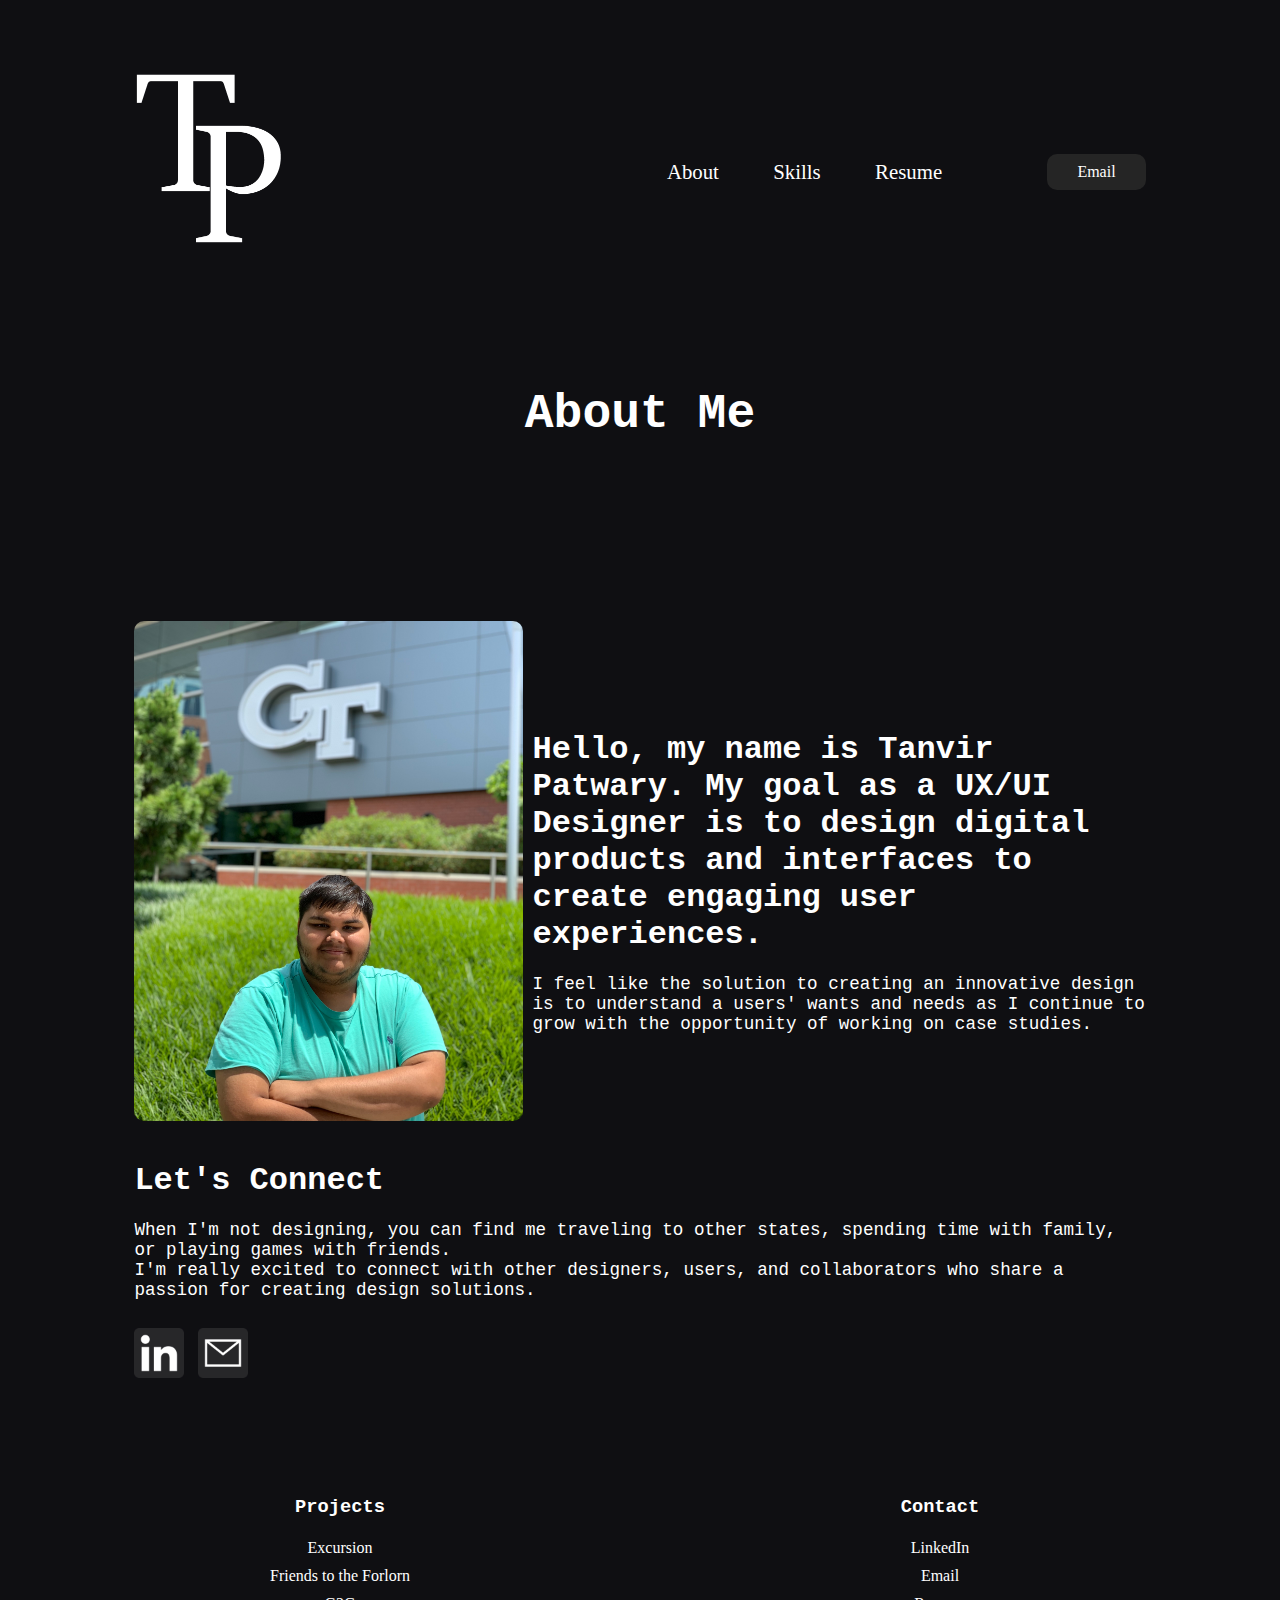
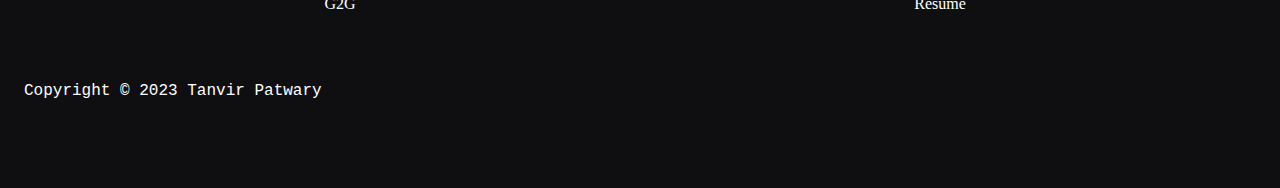
<file: About Me.html>
<!DOCTYPE html>
<html>
  <head>
    <meta charset="UTF-8">
    <meta name="viewport" content="width=device-width, initial-scale=1.0">
    <title>About Me</title>
    <link rel="stylesheet" type="text/css" href="css/style.css">
  </head>
  <body>
    <header>
      <div class="personallogo">
        <a href="index.html"><img src="images/PersonalLogoFinal.png" class="logo">
      </div>
      <nav>
        <ul class="nav__links">
          <li><a href="About Me.html">About</a></li>
          <li><a href="Skills.html">Skills</a></li>
          <li><a href="images/Patwary Resume.pdf" target="_blank">Resume</a></li>
        </ul>
      </nav>
      <a class="cta" href="mailto:tanvirp10@gmail.com"><button>Email</button></a>
    </header>
    <h1 class="mywork">About Me</h1>
    <div class="main">
    <div class="mydescription">
      <img src="images/MyPhoto.jpg">
      <div class="aboutmecontent">
      <h1>Hello, my name is Tanvir Patwary. My goal as a UX/UI Designer is to design digital products and interfaces to create engaging user experiences.</h1>
      <p>I feel like the solution to creating an innovative design is to understand a users' wants and needs as I continue to grow with the opportunity of working on case studies.</p>
      </div>  
    </div>
    <div class="letsconnect">
      <h1>Let's Connect</h1>
      <p>When I'm not designing, you can find me traveling to other states, spending time with family, or playing games with friends.<br> I'm really excited to connect with other designers, users, and collaborators who share a passion for creating design solutions.</p>
      <a href="https://www.linkedin.com/in/tanvir-patwary-5817a418b/" target="_blank"><img src="images/LinkedinLogo.jpg">
      <a href="mailto:tanvirp10@gmail.com"><img src="images/EmailLogo.jpg">
    </div>
  </div>
    <footer>
      <div class="container">
        <div class="footer-main">
          <div class="footer-column">
            <h3 class="footer-heading">Projects</h3>
            <a href="#" class="footer-link">Excursion</a>
            <a href="#" class="footer-link">Friends to the Forlorn</a>
            <a href="#" class="footer-link">G2G</a>
          </div>
          <div class="footer-column">
            <h3 class="footer-heading">Contact</h3>
            <a href="#" class="footer-link">LinkedIn</a>
            <a href="#" class="footer-link">Email</a>
            <a href="#" class="footer-link">Resume</a>
          </div>
        </div>
      </div>
      <div class="copyright">
        <p>Copyright &copy 2023 Tanvir Patwary</p>
      </div>
    </footer>
  </body>
</html>
</file>
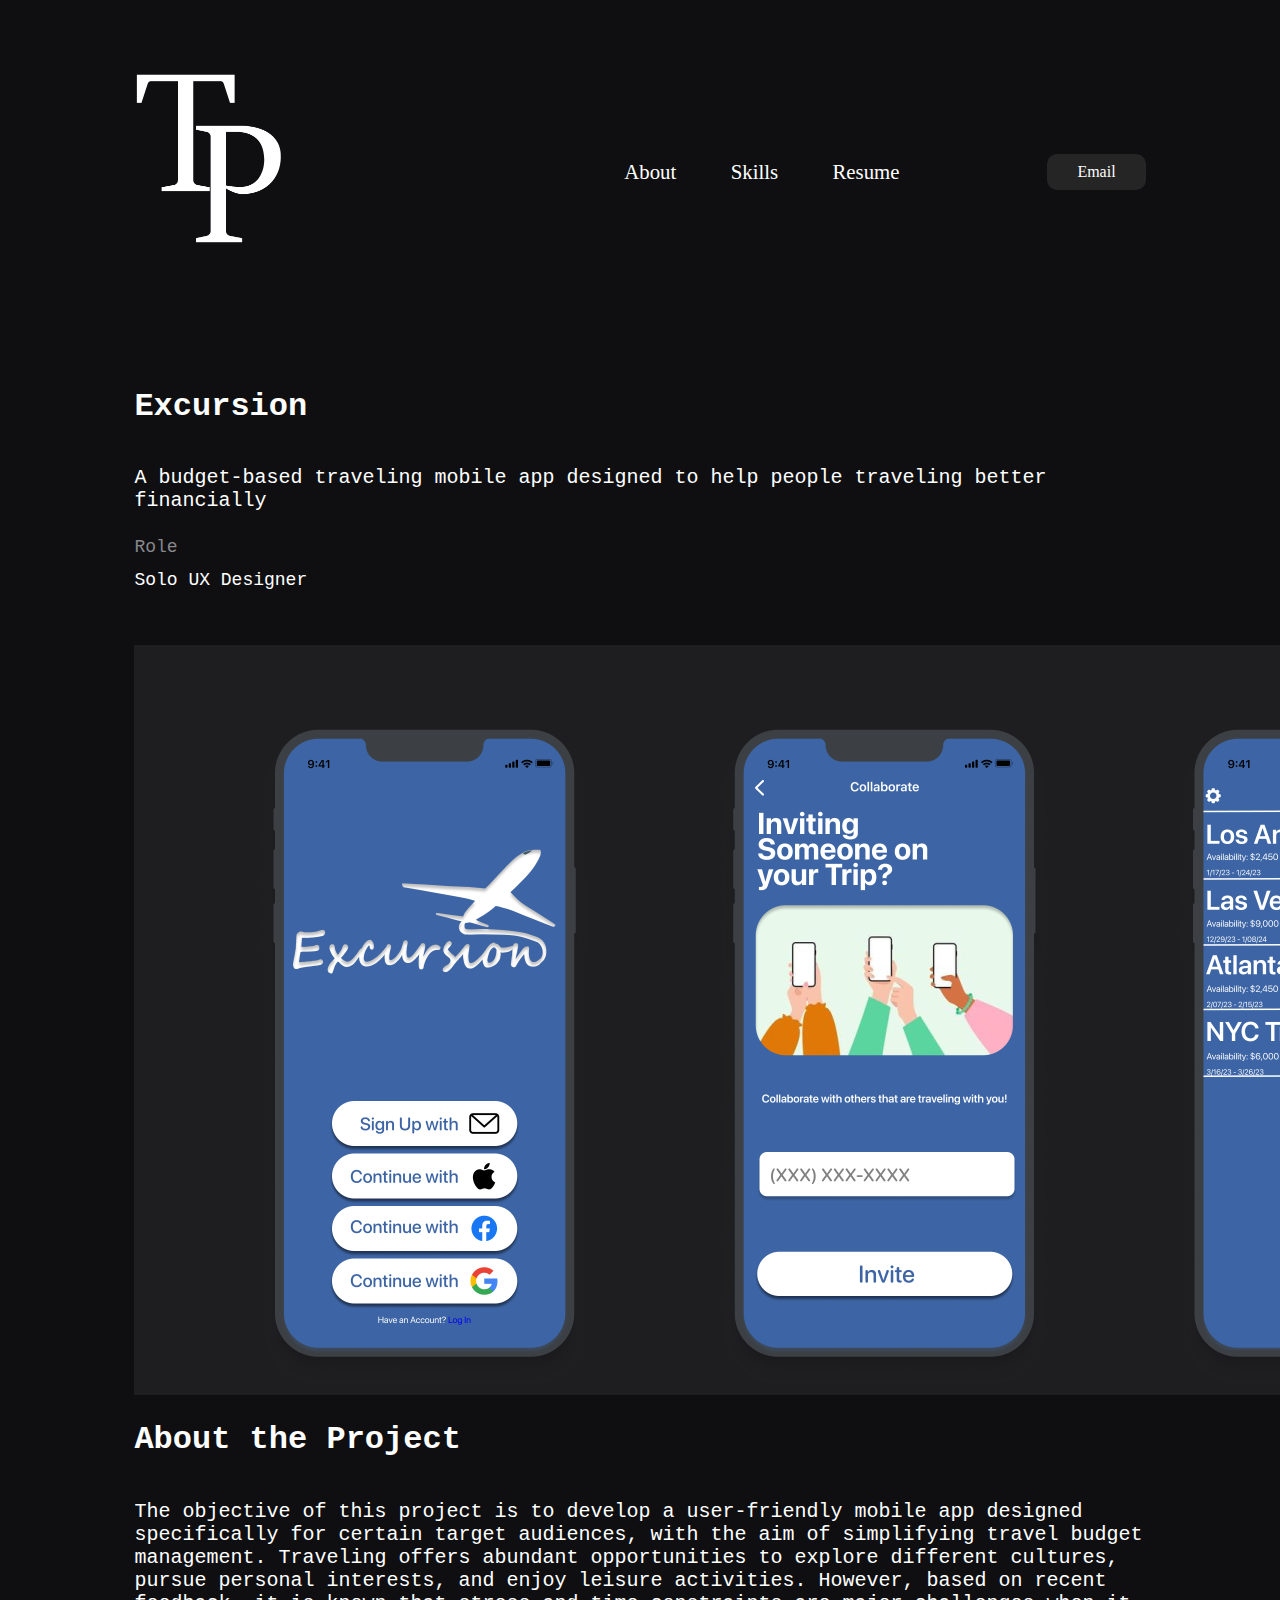
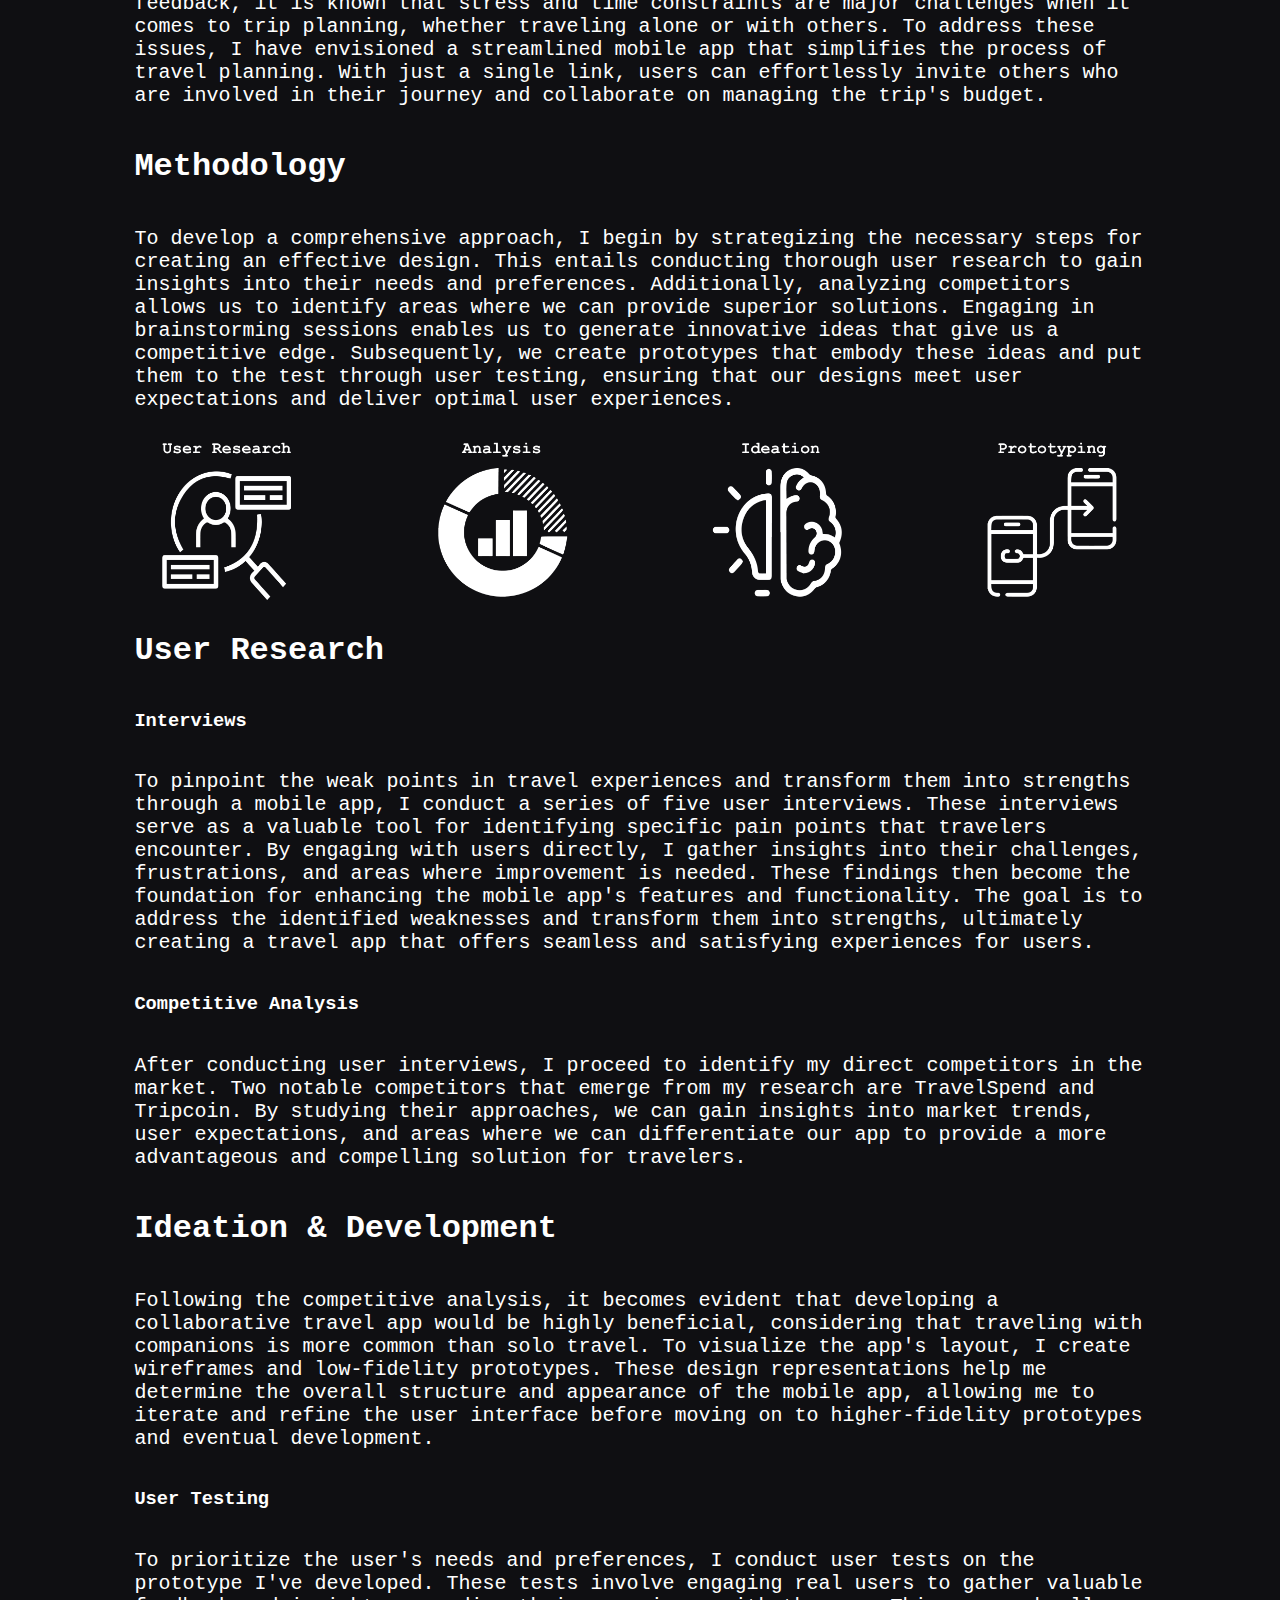
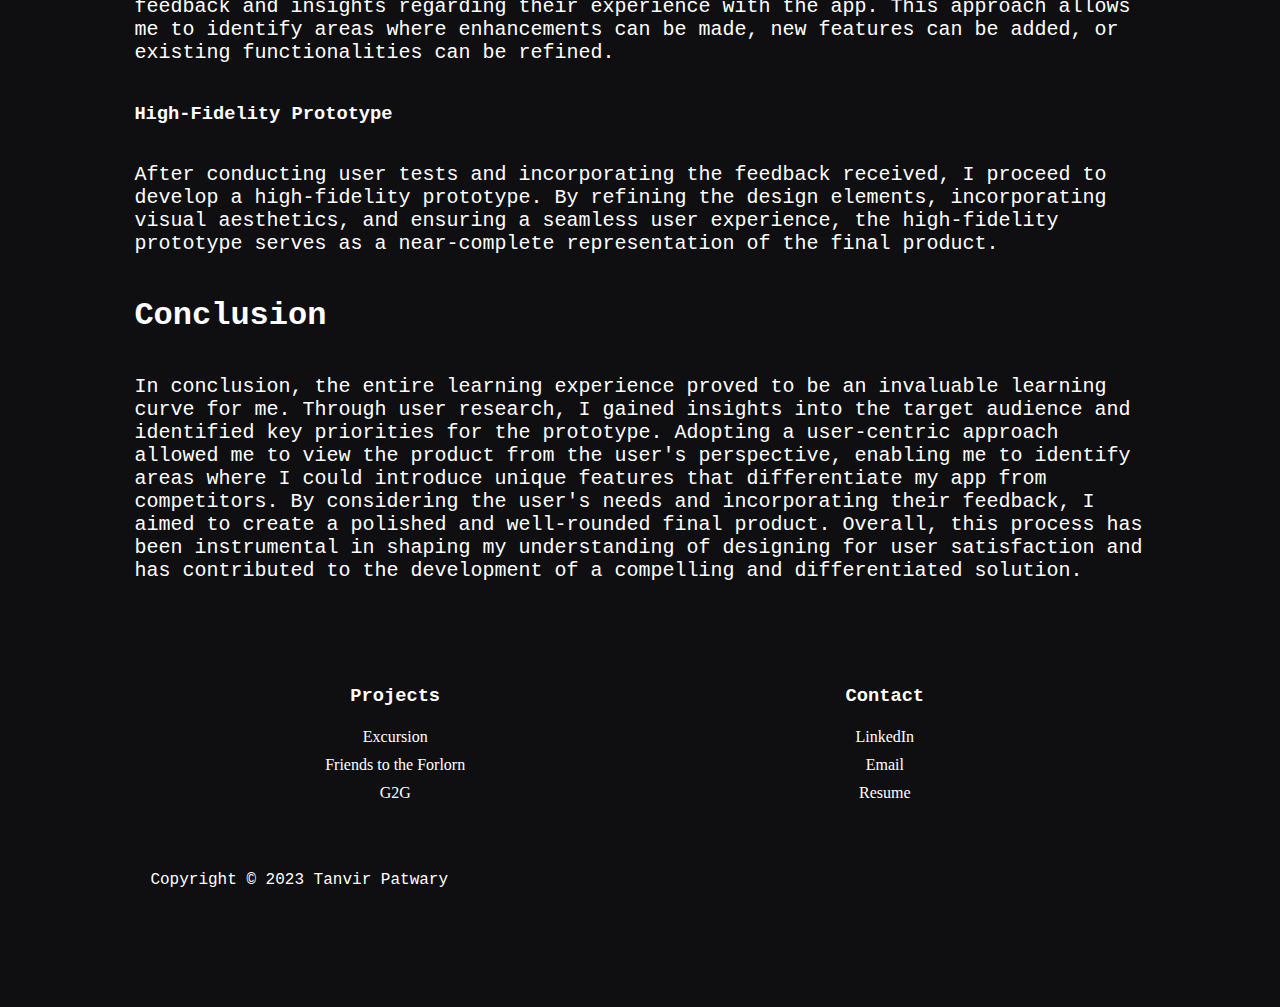
<file: Excursion.html>
<!DOCTYPE html>
<html>
  <head>
    <meta charset="UTF-8">
    <meta name="viewport" content="width=device-width, initial-scale=1.0">
    <title>Excursion</title>
    <link rel="stylesheet" type="text/css" href="css/style.css">
  </head>
  <body>
    <header>
      <div class="personallogo">
        <a href="index.html"><img src="images/PersonalLogoFinal.png" class="logo"></a>
      </div>
      <nav>
        <ul class="nav__links">
          <li><a href="About Me.html">About</a></li>
          <li><a href="Skills.html">Skills</a></li>
          <li><a href="images/Patwary Resume.pdf" target="_blank">Resume</a></li>
        </ul>
      </nav>
      <a class="cta" href="mailto:tanvirp10@gmail.com"><button>Email</button></a>
    </header>
    <div class="main">
      <div class="excursioncontent">
        <h1>Excursion</h1>
        <p>A budget-based traveling mobile app designed to help people traveling better financially</p>
      </div>
      <div class="column-2 w-col w-col-2 w-col-medium-3"></div>
      <div class="heading">Role</div>
      <div class="work">Solo UX Designer</div>
      <img src="images/ExcursionFinal.jpg" class="excursionphoto" style="width:1500px;height:auto;">
      <div class="excursioncontent">
        <h1>About the Project</h1>
        <p>The objective of this project is to develop a user-friendly mobile app designed specifically for certain target audiences, with the aim of simplifying travel budget management. Traveling offers abundant opportunities to explore different cultures, pursue personal interests, and enjoy leisure activities. However, based on recent feedback, it is known that stress and time constraints are major challenges when it comes to trip planning, whether traveling alone or with others. To address these issues, I have envisioned a streamlined mobile app that simplifies the process of travel planning. With just a single link, users can effortlessly invite others who are involved in their journey and collaborate on managing the trip's budget.</p>
        <h1>Methodology</h1>
        <p>To develop a comprehensive approach, I begin by strategizing the necessary steps for creating an effective design. This entails conducting thorough user research to gain insights into their needs and preferences. Additionally, analyzing competitors allows us to identify areas where we can provide superior solutions. Engaging in brainstorming sessions enables us to generate innovative ideas that give us a competitive edge. Subsequently, we create prototypes that embody these ideas and put them to the test through user testing, ensuring that our designs meet user expectations and deliver optimal user experiences.</p>
        <img src="images/methodology.jpg">
        <h1>User Research</h1>
        <h3>Interviews</h2>
        <p>To pinpoint the weak points in travel experiences and transform them into strengths through a mobile app, I conduct a series of five user interviews. These interviews serve as a valuable tool for identifying specific pain points that travelers encounter. By engaging with users directly, I gather insights into their challenges, frustrations, and areas where improvement is needed. These findings then become the foundation for enhancing the mobile app's features and functionality. The goal is to address the identified weaknesses and transform them into strengths, ultimately creating a travel app that offers seamless and satisfying experiences for users.</p>
        <h3>Competitive Analysis</h2>
        <p>After conducting user interviews, I proceed to identify my direct competitors in the market. Two notable competitors that emerge from my research are TravelSpend and Tripcoin.  By studying their approaches, we can gain insights into market trends, user expectations, and areas where we can differentiate our app to provide a more advantageous and compelling solution for travelers.</p>
        <h1>Ideation & Development</h1>
        <p>Following the competitive analysis, it becomes evident that developing a collaborative travel app would be highly beneficial, considering that traveling with companions is more common than solo travel. To visualize the app's layout, I create wireframes and low-fidelity prototypes. These design representations help me determine the overall structure and appearance of the mobile app, allowing me to iterate and refine the user interface before moving on to higher-fidelity prototypes and eventual development.</p>
        <h3>User Testing</h1>
        <p>To prioritize the user's needs and preferences, I conduct user tests on the prototype I've developed. These tests involve engaging real users to gather valuable feedback and insights regarding their experience with the app. This approach allows me to identify areas where enhancements can be made, new features can be added, or existing functionalities can be refined.</p>
        <h3>High-Fidelity Prototype</h1>
        <p>After conducting user tests and incorporating the feedback received, I proceed to develop a high-fidelity prototype.  By refining the design elements, incorporating visual aesthetics, and ensuring a seamless user experience, the high-fidelity prototype serves as a near-complete representation of the final product. </p>
        <h1>Conclusion</h1>
        <p>In conclusion, the entire learning experience proved to be an invaluable learning curve for me. Through user research, I gained insights into the target audience and identified key priorities for the prototype. Adopting a user-centric approach allowed me to view the product from the user's perspective, enabling me to identify areas where I could introduce unique features that differentiate my app from competitors. By considering the user's needs and incorporating their feedback, I aimed to create a polished and well-rounded final product. Overall, this process has been instrumental in shaping my understanding of designing for user satisfaction and has contributed to the development of a compelling and differentiated solution.</p>
      </div>
    <footer>
      <div class="container">
        <div class="footer-main">
          <div class="footer-column">
            <h3 class="footer-heading">Projects</h3>
            <a href="#" class="footer-link">Excursion</a>
            <a href="#" class="footer-link">Friends to the Forlorn</a>
            <a href="#" class="footer-link">G2G</a>
          </div>
          <div class="footer-column">
            <h3 class="footer-heading">Contact</h3>
            <a href="#" class="footer-link">LinkedIn</a>
            <a href="#" class="footer-link">Email</a>
            <a href="#" class="footer-link">Resume</a>
          </div>
        </div>
      </div>
      <div class="copyright">
        <p>Copyright &copy; 2023 Tanvir Patwary</p>
      </div>
    </footer>
  </body>

</html>
</file>
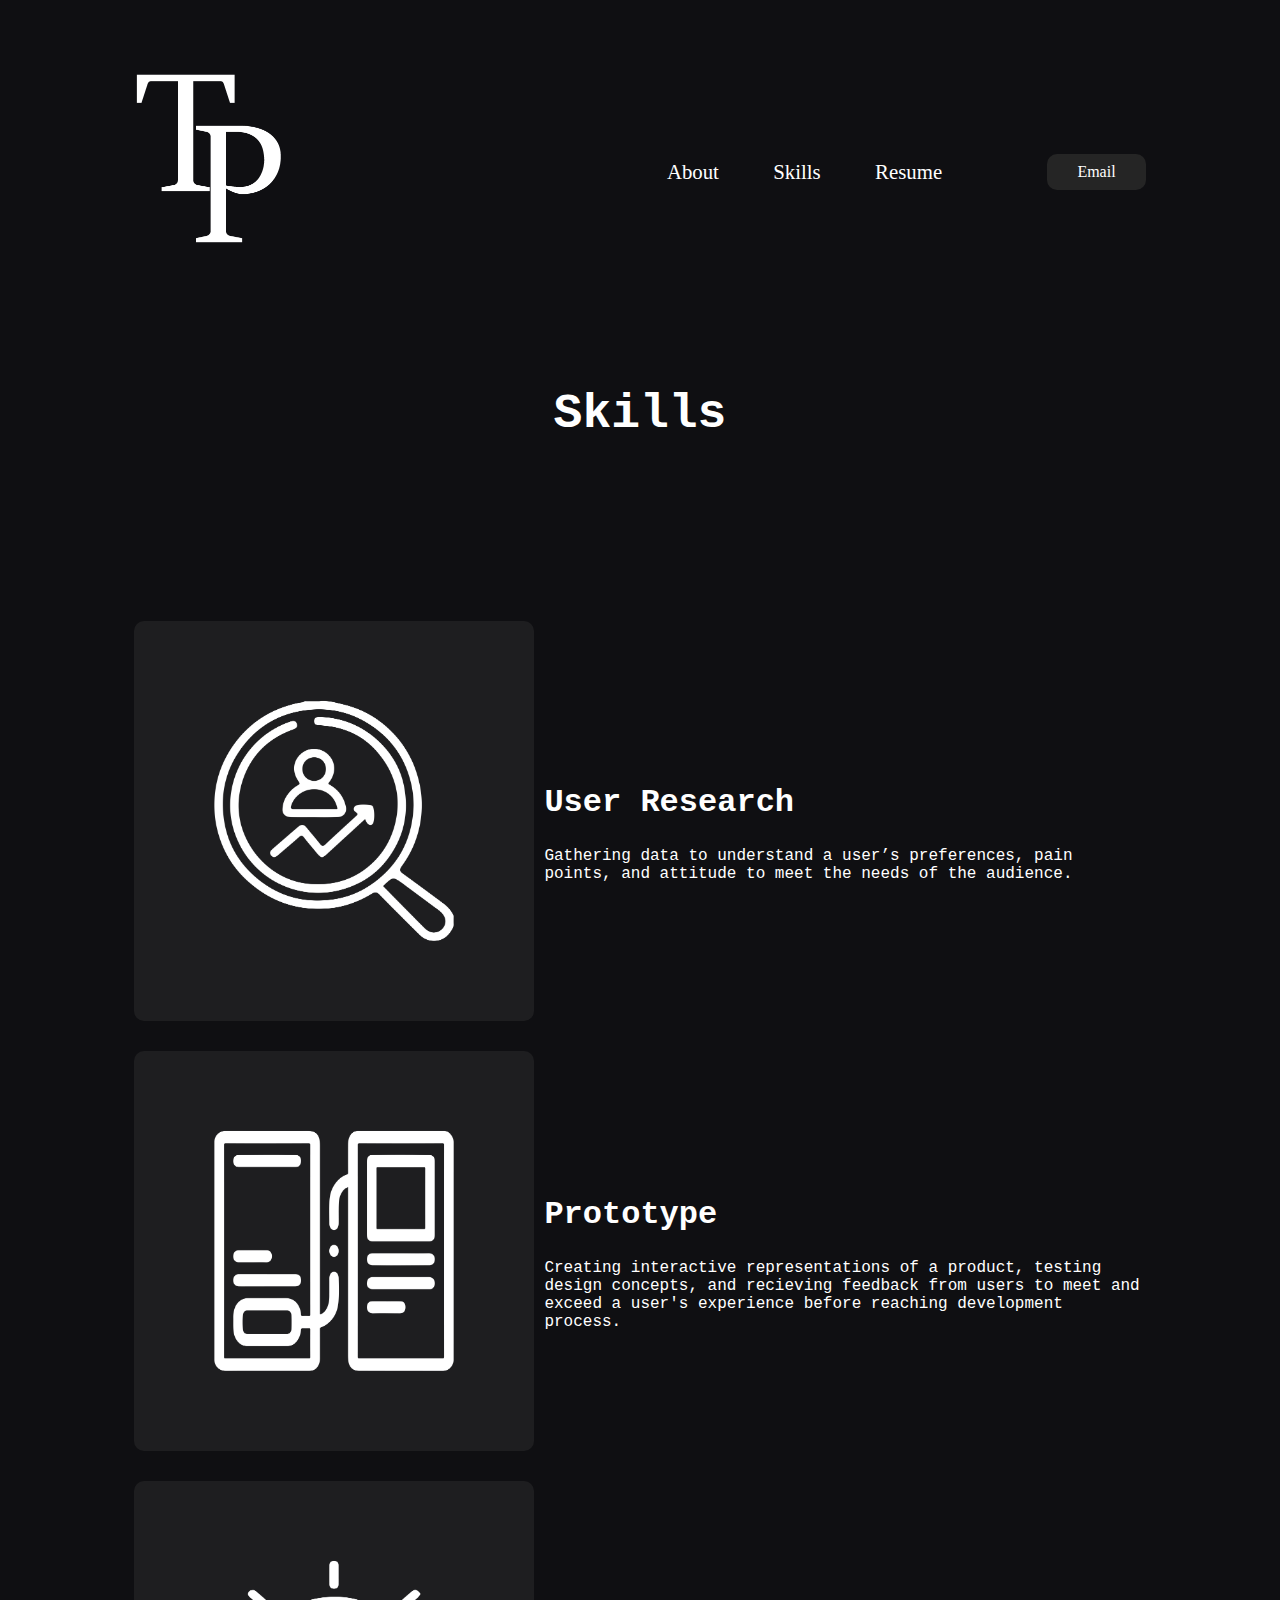
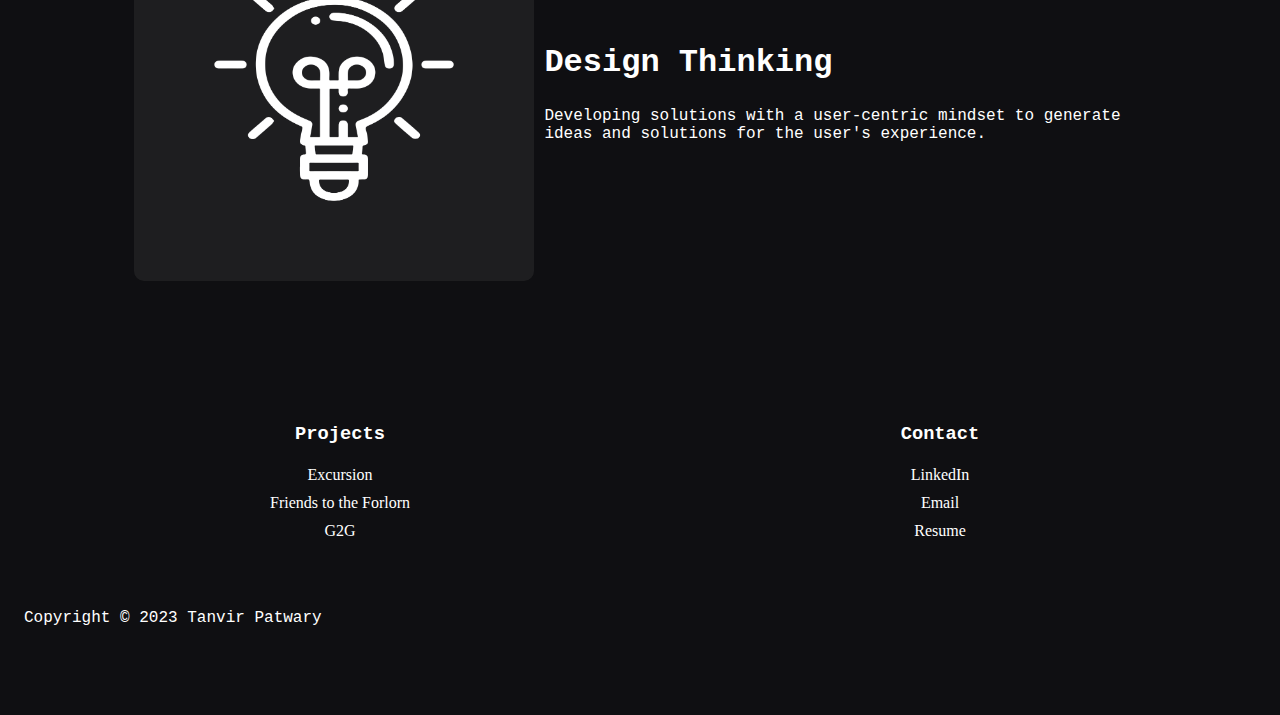
<file: Skills.html>
<!DOCTYPE html>
<html>
  <head>
    <meta charset="UTF-8">
    <meta name="viewport" content="width=device-width, initial-scale=1.0">
    <title>Skills</title>
    <link rel="stylesheet" type="text/css" href="css/style.css">
  </head>
  <body>
    <header>
      <div class="personallogo">
        <a href="index.html"><img src="images/PersonalLogoFinal.png" class="logo">
      </div>
      <nav>
        <ul class="nav__links">
          <li><a href="About Me.html">About</a></li>
          <li><a href="Skills.html">Skills</a></li>
          <li><a href="images/Patwary Resume.pdf" target="_blank">Resume</a></li>
        </ul>
      </nav>
      <a class="cta" href="mailto:tanvirp10@gmail.com"><button>Email</button></a></li>
    </header>
    <h1 class="mywork">Skills</h1>
    <div class="main">
    <div class="userresearch myworkcard">
      <img src="images/UserResearch.jpg">
      <div class="userresearchcontent">
        <h1 class="titlespace">User Research</h1>
        <p>Gathering data to understand a user’s preferences, pain points, and attitude to meet the needs of the audience.</p>
        </div>
    </div>
    <div class="prototype myworkcard">
      <img src="images/Prototype.jpg">
      <div class="prototypecontent">
        <h1 class="titlespace">Prototype</h1>
        <p>Creating interactive representations of a product, testing design concepts, and recieving feedback from users to meet and exceed a user's experience before reaching development process.</p>
        </div>
    </div>
    <div class ="designthinking myworkcard">
      <img src="images/DesignThinking.jpg">
      <div class="designthinkingcontent">
        <h1 class="titlespace">Design Thinking</h1>
        <p>Developing solutions with a user-centric mindset to generate ideas and solutions for the user's experience.</p>
        </div>
    </div>
    </div>
    <footer>
      <div class="container">
        <div class="footer-main">
          <div class="footer-column">
            <h3 class="footer-heading">Projects</h3>
            <a href="#" class="footer-link">Excursion</a>
            <a href="#" class="footer-link">Friends to the Forlorn</a>
            <a href="#" class="footer-link">G2G</a>
          </div>
          <div class="footer-column">
            <h3 class="footer-heading">Contact</h3>
            <a href="#" class="footer-link">LinkedIn</a>
            <a href="#" class="footer-link">Email</a>
            <a href="#" class="footer-link">Resume</a>
          </div>
        </div>
      </div>
      <div class="copyright">
        <p>Copyright &copy 2023 Tanvir Patwary</p>
      </div>
    </footer>
  </body>
</html>
</file>
<file: css/style.css>
* {
  font-family: "Courier New";
  box-sizing: border-box;
  background-color: #0F0F12;
  color:#ffffff
  
}
.description {
  text-align:left;
  padding: 30px 10%;
  width: 60%;
  font-size: 120%;
}
.arrow {
  text-align:left;
  padding: 30px 10%;
  font-size: 300%;
}
li, a, button {
  font-family: "Georgia";
  font-weight: 500;
  font-size: 16px;
  color: #ffffff;
  text-decoration: none;
}

header {
  display:flex;
  justify-content: space-between;
  align-items: center;
  padding: 30px 10%;
  background-color: #0F0F12;
  color:#0F0F12;
  font-size:x-large;
}

.logo {
  cursor: pointer;
  background-color: #0F0F12;
}

.nav__links {
  list-style: none;
}

.nav__links li {
  display: inline-block;
  padding: 0px 20px;
}

.nav__links li a {
  transition: all 0.3s ease 0s;
  font-size: 130%;
}

.nav__links li a:hover {
  color: #4f575e;
}

.nav__links li:nth-child(1) {
  padding: 0 20px;
}

button {
  padding: 9px 30px;
  background-color:#252525;
  border: none;
  border-radius: 10px;
  cursor: pointer;
  transition: all 0.3s ease 0s;
}
.personallogo img {
  width: 50%;
  height: 50%;
}
.userresearchcontent, .prototypecontent, .designthinkingcontent {
  display: flex;
  flex-direction: column;
  justify-content: space-evenly;
}

.titlespace {
  margin-bottom: 10px;
}

button:hover {
  background-color:#363636;
}

.excursion {
  overflow: auto;
  display:flex;
  margin-bottom: 25px;
}
.excursioncontent {
  display:flex;
  flex-direction:column;
  align-items:left;
  margin:auto;
}
.aboutmecontent p, .letsconnect p {
  font-size: 110%;
}
.excursioncontent h1, .fttfcontent h1 {
  font-size: 200%;
}
.excursioncontent p, .fttfcontent p {
  font-size: 125%;
}

.fttfcontent {
  display:flex;
  flex-direction:column;
  align-items:left;
  margin:auto;
}
.excursionimg {
  margin-right: 10px;
  margin-bottom: 10px;
  border-radius: 10px;
}
.fttf {
  overflow: auto;
  display:flex;
  align-items:center;
  margin:auto;
}
.fttfimg {
  margin-left: 10px;
  margin-bottom: 10px;
  border-radius: 10px;
}

.mywork {
  text-align:center;
  margin-top:50px;
  margin-bottom: 150px;
  font-size: 300%;
}

.mydescription img {
  width: 400px;
  height: 500px;
}
.mydescription {
  display:flex;
  align-items: center;
}
.userresearch {
  display:flex;
  align-items: center;

}
.userresearch img{
  width: 400px;
  height: 400px;

}
.prototype {
  display:flex;
  align-items: center;

}
.prototype img{
  width: 400px;
  height: 400px;

}
.designthinking {
  display:flex;
  align-items: center;
}
.designthinking img {
  width: 400px;
  height: 400px;
}
.letsconnect img {
  width: 50px;
  height: 50px;
  margin-right: 10px;
  margin-top: 10px;
}

.main{
  padding: 30px 10%;
}

.myworkcard {
  margin-bottom: 10px;
  

}

.myworkcard img, .mydescription img {
  margin-right: 10px;
  border-radius: 10px;
  margin-bottom: 20px;

}

footer {
  background-color: #0F0F12;
  color: #ffffff;
  padding: 4rem 1rem;
  font-family: "Georgia"; 
  
}

footer a {
  color: #ffffff;
  text-decoration: none;
  transition: color 0.3s;
}

footer a:hover {
  color: #cccccc;
}

.container {
  max-width: 1200px;
  margin: 0 auto;
}

.column-2 {
  position: relative;
  padding-right: 0px;
  padding-left: 0px;
  background-color: transparent;
}

.w-col-2 {
  width: 16.66666667%;
}
.w-col {
  position: relative;
  float: left;
  width: 100%;
  min-height: 1px;
  padding-left: 10px;
  padding-right: 10px;
}
.heading {
font-family: "Courier New";
color: #87878c;
font-size: 18px;
line-height: 160%;
font-weight: 400;
}
.work {
margin-top: 4px;
font-family: "Courier New";
color: #fff;
font-size: 18px;
line-height: 160%;
margin-bottom: 50px;
}

.footer-main {
  display: flex;
  margin-bottom: 4rem;
}

.footer-column {
  flex-basis: 200px;
  flex-grow: 1;
  text-align: center;
}

.footer-heading {
  margin-bottom: 1rem;
}

.footer-link {
  display: block;
  width: max-content;
  padding: 5px 10px;
  margin: 0 auto;
}

@media only screen and (max-width: 768px) {
  .footer-main {
    flex-direction: column;
  }
}
</file>
